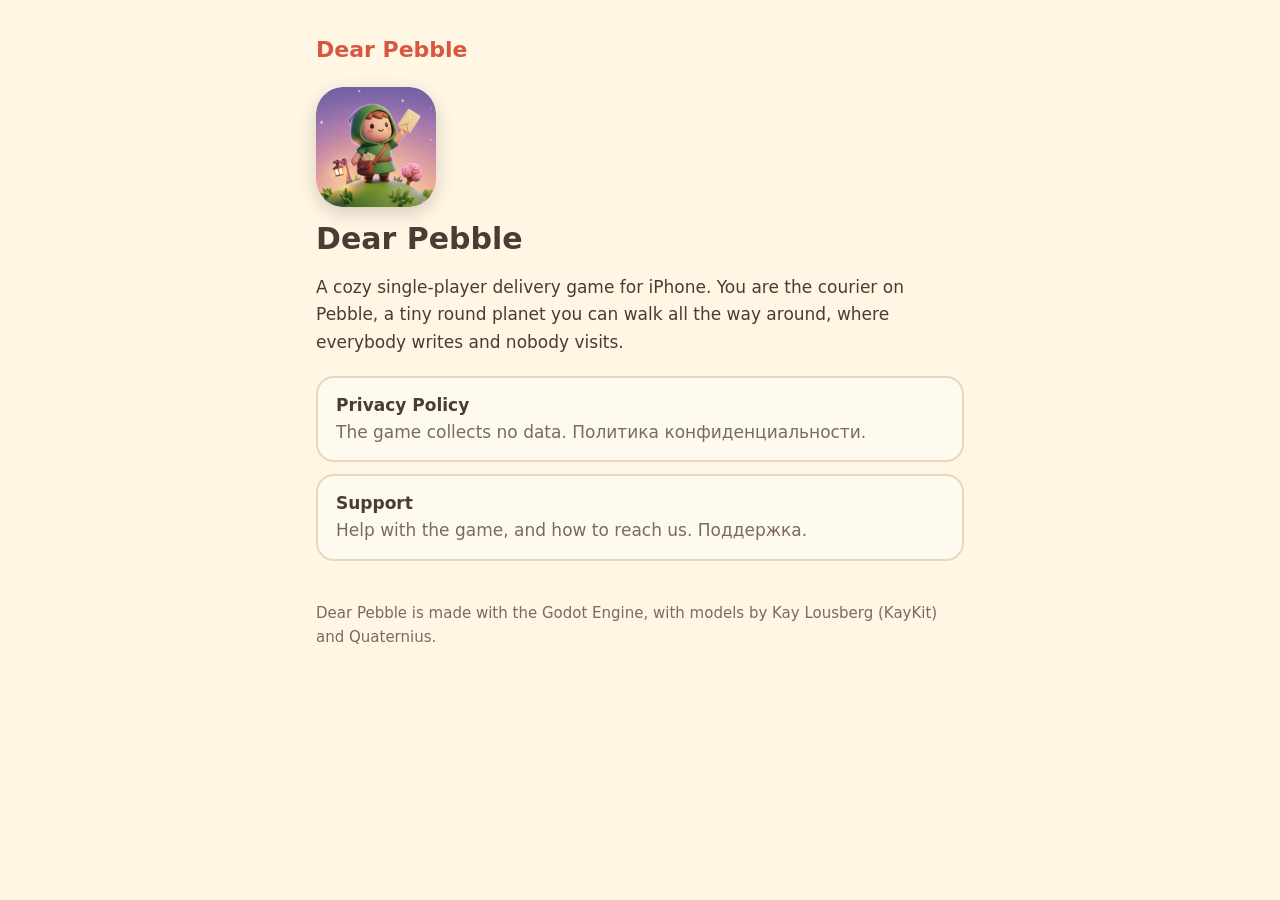
<file: index.html>
<!doctype html>
<html lang="en">
<head>
<meta charset="utf-8">
<meta name="viewport" content="width=device-width, initial-scale=1">
<title>Dear Pebble</title>
<meta name="description" content="Privacy policy and support for Dear Pebble, a cozy delivery game for iPhone.">
<link rel="stylesheet" href="style.css">
<link rel="icon" type="image/png" href="favicon.png">
<link rel="apple-touch-icon" href="apple-touch-icon.png">
</head>
<body>
<main>
<header class="top"><a class="brand" href="./">Dear Pebble</a></header>
<img class="app-icon" src="icon.png" width="120" height="120" alt="The Dear Pebble app icon: a courier on a tiny planet holding up a letter">
<h1>Dear Pebble</h1>
<p>A cozy single-player delivery game for iPhone. You are the courier on Pebble, a tiny round planet you can walk all the way around, where everybody writes and nobody visits.</p>
<div class="links">
  <a href="privacy.html">Privacy Policy<span>The game collects no data. Политика конфиденциальности.</span></a>
  <a href="support.html">Support<span>Help with the game, and how to reach us. Поддержка.</span></a>
</div>
<footer>Dear Pebble is made with the Godot Engine, with models by Kay Lousberg (KayKit) and Quaternius.</footer>
</main>
</body>
</html>
</file>
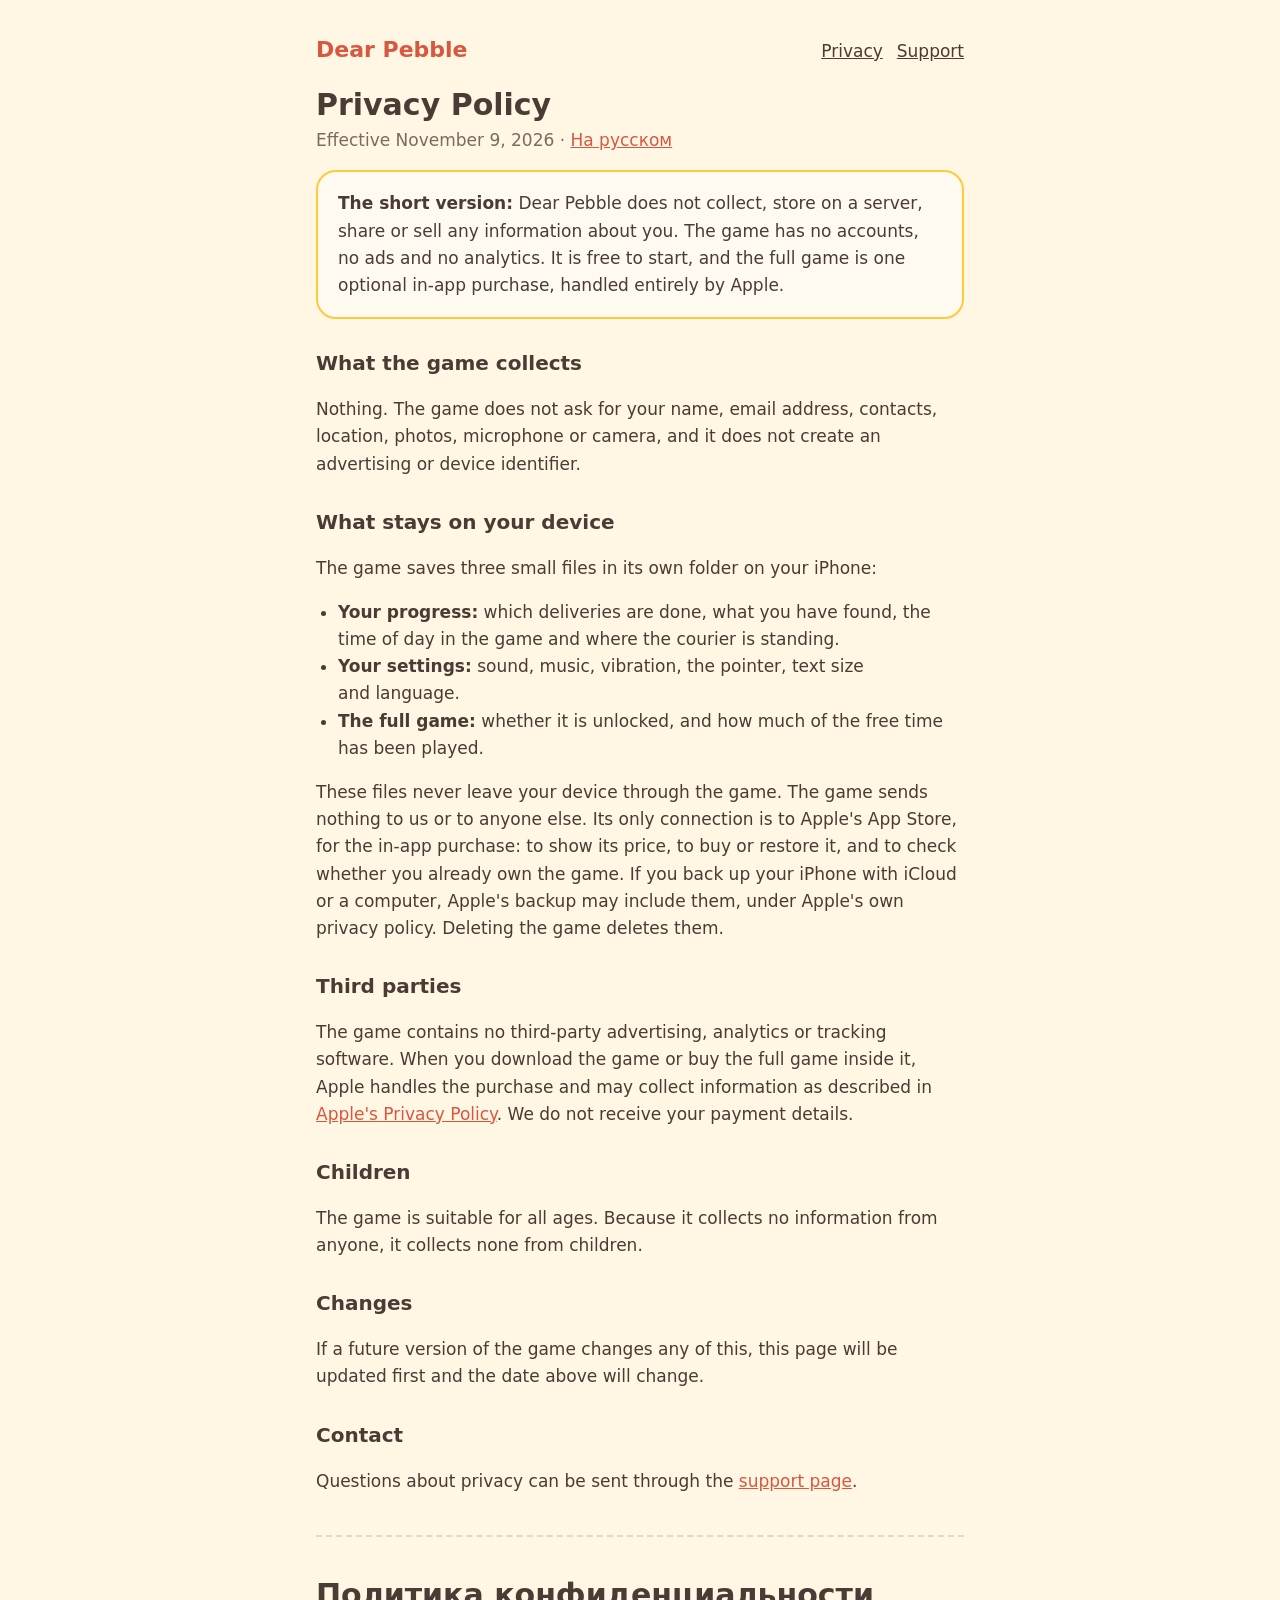
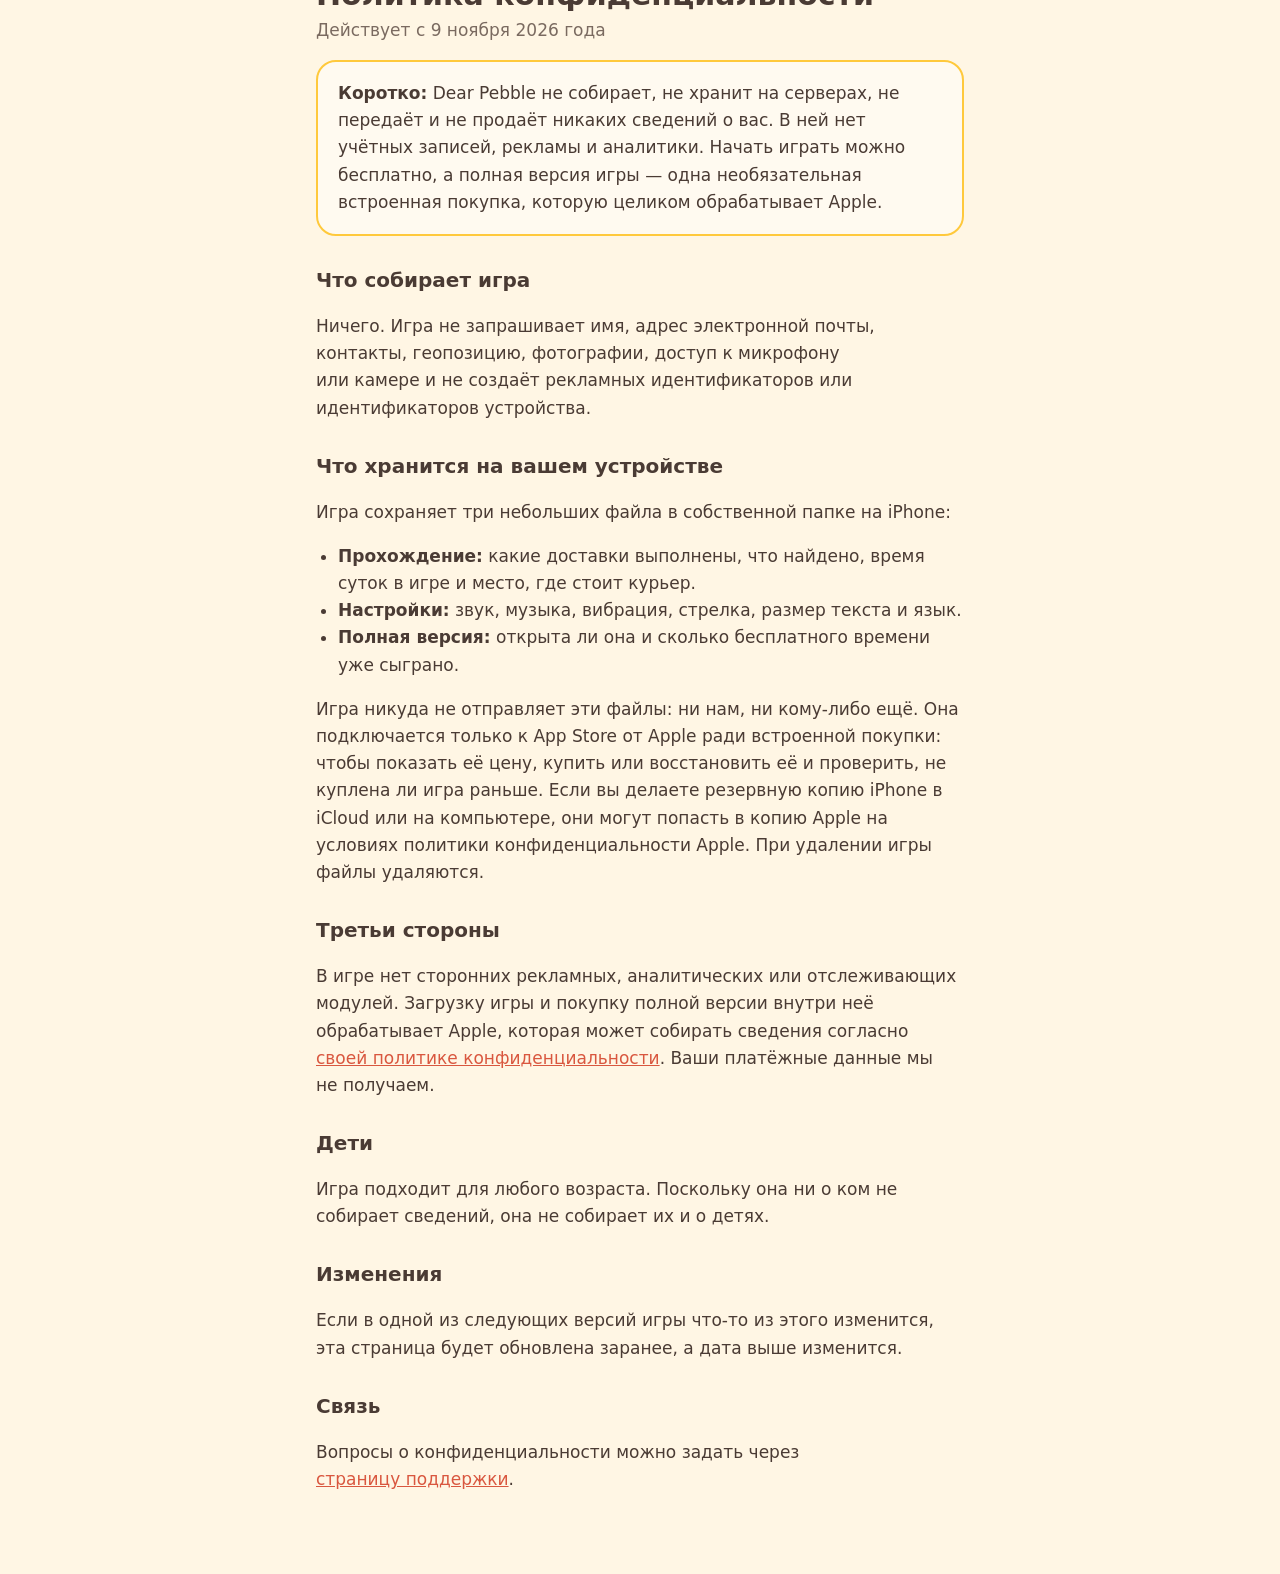
<file: privacy.html>
<!doctype html>
<html lang="en">
<head>
<meta charset="utf-8">
<meta name="viewport" content="width=device-width, initial-scale=1">
<title>Privacy Policy · Dear Pebble</title>
<meta name="description" content="Dear Pebble collects no personal data. This page explains what stays on your device.">
<link rel="stylesheet" href="style.css">
<link rel="icon" type="image/png" href="favicon.png">
<link rel="apple-touch-icon" href="apple-touch-icon.png">
</head>
<body>
<main>
<header class="top"><a class="brand" href="./">Dear Pebble</a><nav><a href="privacy.html">Privacy</a><a href="support.html">Support</a></nav></header>

<h1>Privacy Policy</h1>
<p class="date">Effective November 9, 2026 · <a href="#ru">На русском</a></p>

<div class="card short">
<p><strong>The short version:</strong> Dear Pebble does not collect, store on a server, share or sell any information about you. The game has no accounts, no ads and no analytics. It is free to start, and the full game is one optional in-app purchase, handled entirely by Apple.</p>
</div>

<h2>What the game collects</h2>
<p>Nothing. The game does not ask for your name, email address, contacts, location, photos, microphone or camera, and it does not create an advertising or device identifier.</p>

<h2>What stays on your device</h2>
<p>The game saves three small files in its own folder on your iPhone:</p>
<ul>
<li><strong>Your progress:</strong> which deliveries are done, what you have found, the time of day in the game and where the courier is standing.</li>
<li><strong>Your settings:</strong> sound, music, vibration, the pointer, text size and language.</li>
<li><strong>The full game:</strong> whether it is unlocked, and how much of the free time has been played.</li>
</ul>
<p>These files never leave your device through the game. The game sends nothing to us or to anyone else. Its only connection is to Apple's App Store, for the in-app purchase: to show its price, to buy or restore it, and to check whether you already own the game. If you back up your iPhone with iCloud or a computer, Apple's backup may include them, under Apple's own privacy policy. Deleting the game deletes them.</p>

<h2>Third parties</h2>
<p>The game contains no third-party advertising, analytics or tracking software. When you download the game or buy the full game inside it, Apple handles the purchase and may collect information as described in <a href="https://www.apple.com/legal/privacy/">Apple's Privacy Policy</a>. We do not receive your payment details.</p>

<h2>Children</h2>
<p>The game is suitable for all ages. Because it collects no information from anyone, it collects none from children.</p>

<h2>Changes</h2>
<p>If a future version of the game changes any of this, this page will be updated first and the date above will change.</p>

<h2>Contact</h2>
<p>Questions about privacy can be sent through the <a href="support.html">support page</a>.</p>

<hr>

<h1 id="ru" lang="ru">Политика конфиденциальности</h1>
<div lang="ru">
<p class="date">Действует с 9 ноября 2026 года</p>

<div class="card short">
<p><strong>Коротко:</strong> Dear Pebble не собирает, не хранит на серверах, не передаёт и не продаёт никаких сведений о вас. В ней нет учётных записей, рекламы и аналитики. Начать играть можно бесплатно, а полная версия игры — одна необязательная встроенная покупка, которую целиком обрабатывает Apple.</p>
</div>

<h2>Что собирает игра</h2>
<p>Ничего. Игра не запрашивает имя, адрес электронной почты, контакты, геопозицию, фотографии, доступ к микрофону или камере и не создаёт рекламных идентификаторов или идентификаторов устройства.</p>

<h2>Что хранится на вашем устройстве</h2>
<p>Игра сохраняет три небольших файла в собственной папке на iPhone:</p>
<ul>
<li><strong>Прохождение:</strong> какие доставки выполнены, что найдено, время суток в игре и место, где стоит курьер.</li>
<li><strong>Настройки:</strong> звук, музыка, вибрация, стрелка, размер текста и язык.</li>
<li><strong>Полная версия:</strong> открыта ли она и сколько бесплатного времени уже сыграно.</li>
</ul>
<p>Игра никуда не отправляет эти файлы: ни нам, ни кому-либо ещё. Она подключается только к App Store от Apple ради встроенной покупки: чтобы показать её цену, купить или восстановить её и проверить, не куплена ли игра раньше. Если вы делаете резервную копию iPhone в iCloud или на компьютере, они могут попасть в копию Apple на условиях политики конфиденциальности Apple. При удалении игры файлы удаляются.</p>

<h2>Третьи стороны</h2>
<p>В игре нет сторонних рекламных, аналитических или отслеживающих модулей. Загрузку игры и покупку полной версии внутри неё обрабатывает Apple, которая может собирать сведения согласно <a href="https://www.apple.com/legal/privacy/">своей политике конфиденциальности</a>. Ваши платёжные данные мы не получаем.</p>

<h2>Дети</h2>
<p>Игра подходит для любого возраста. Поскольку она ни о ком не собирает сведений, она не собирает их и о детях.</p>

<h2>Изменения</h2>
<p>Если в одной из следующих версий игры что-то из этого изменится, эта страница будет обновлена заранее, а дата выше изменится.</p>

<h2>Связь</h2>
<p>Вопросы о конфиденциальности можно задать через <a href="support.html#ru">страницу поддержки</a>.</p>
</div>
</main>
</body>
</html>
</file>
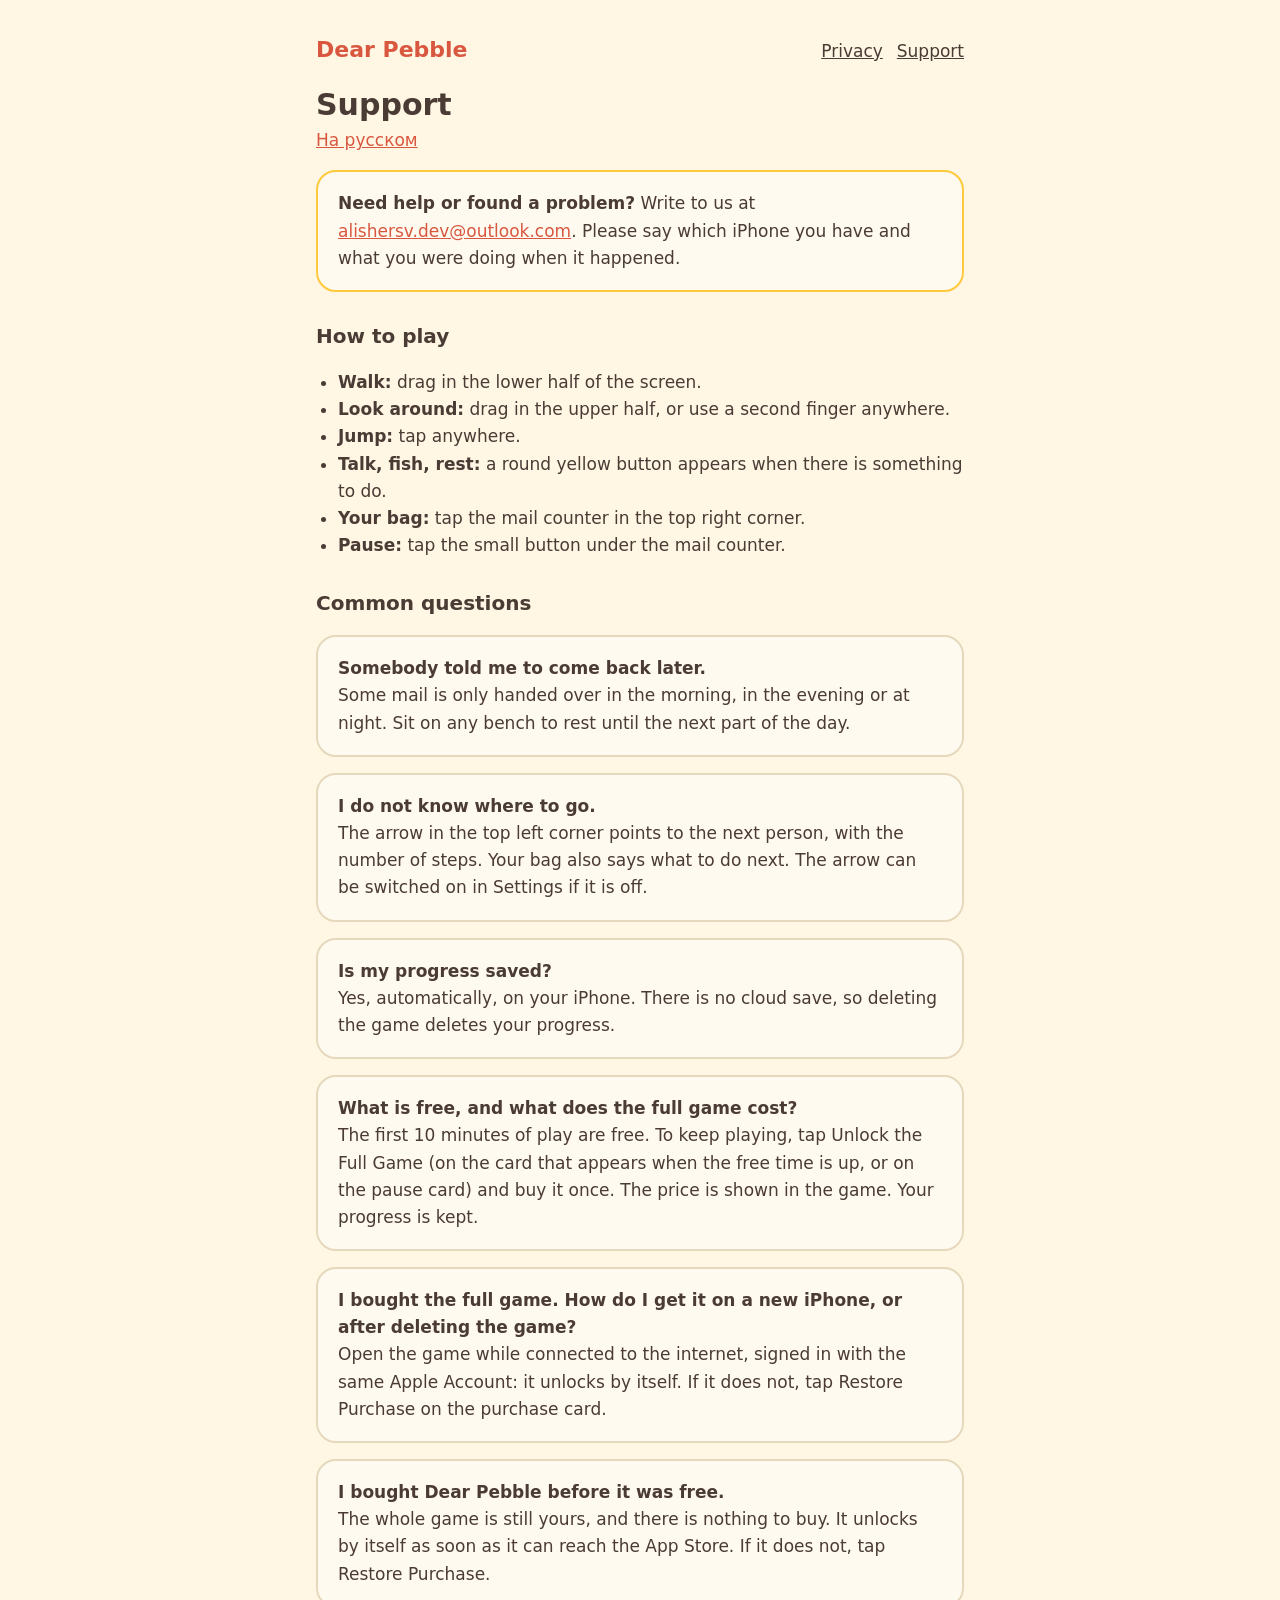
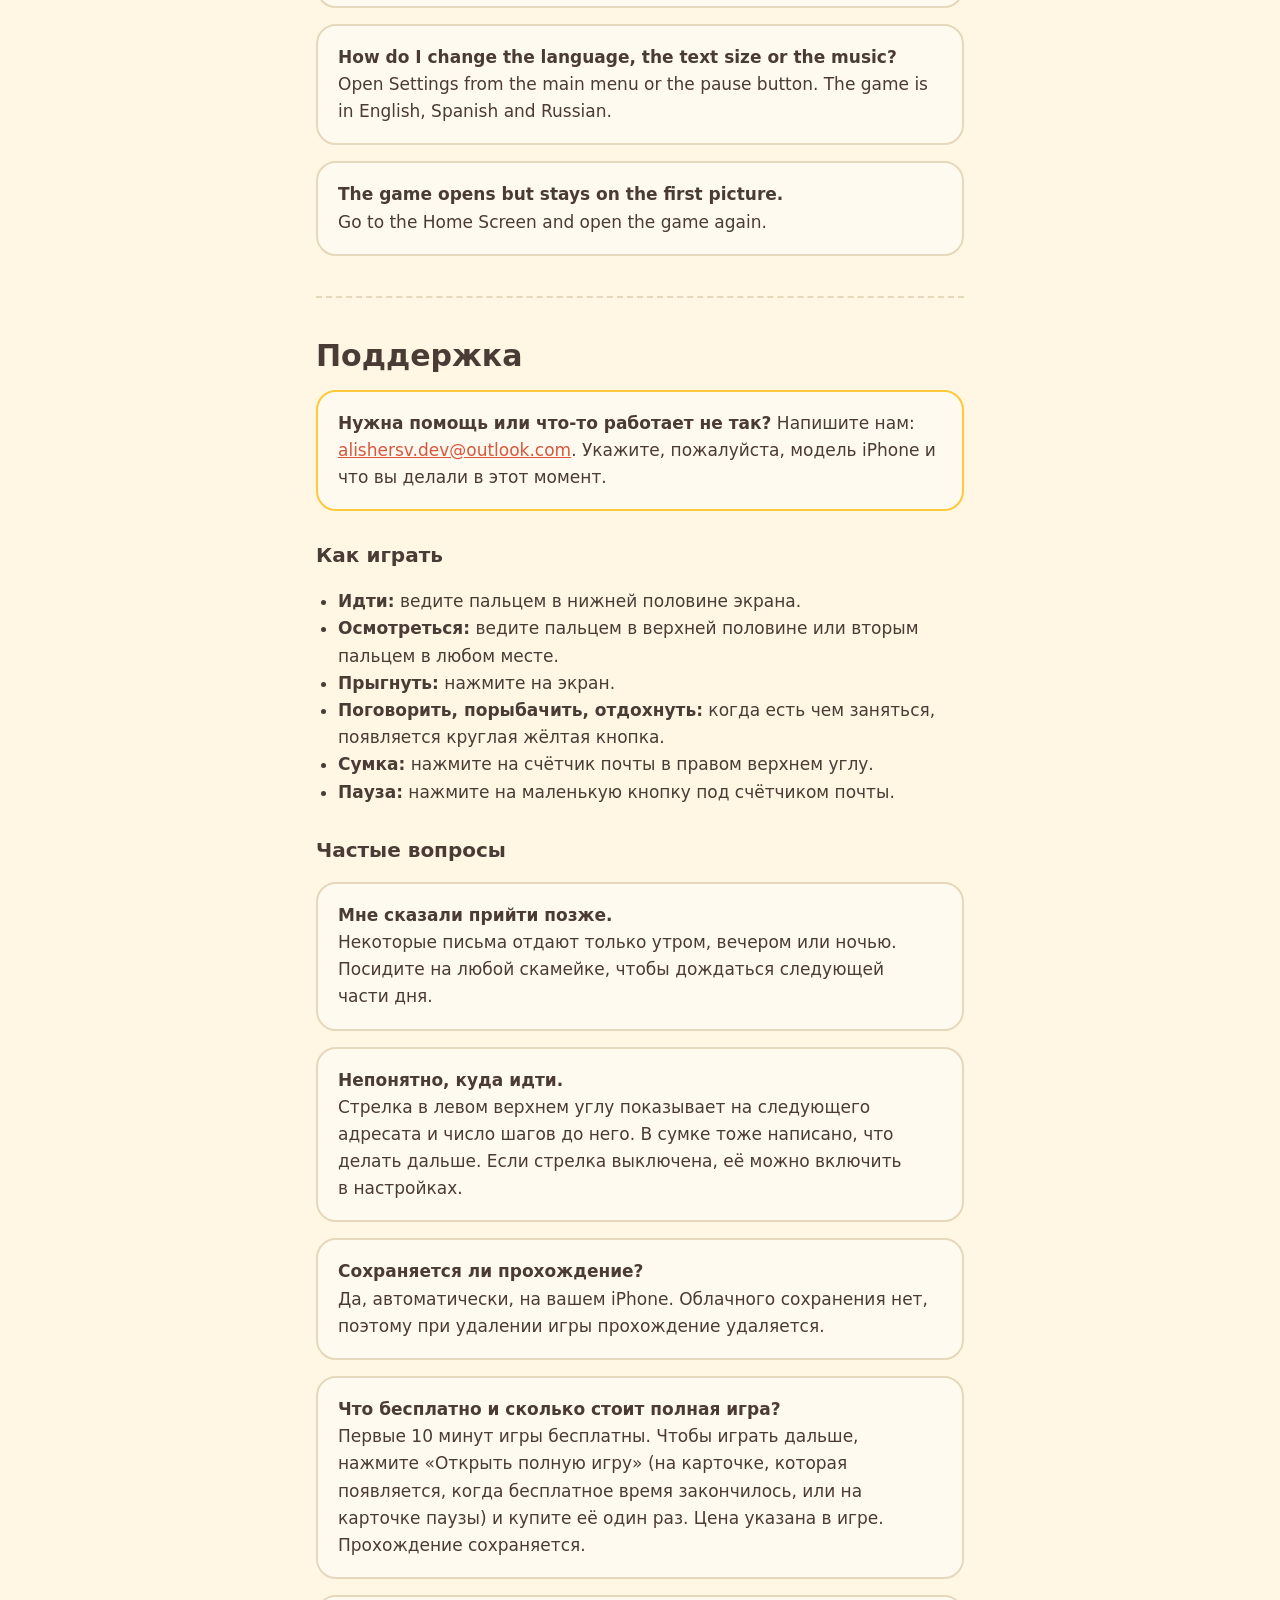
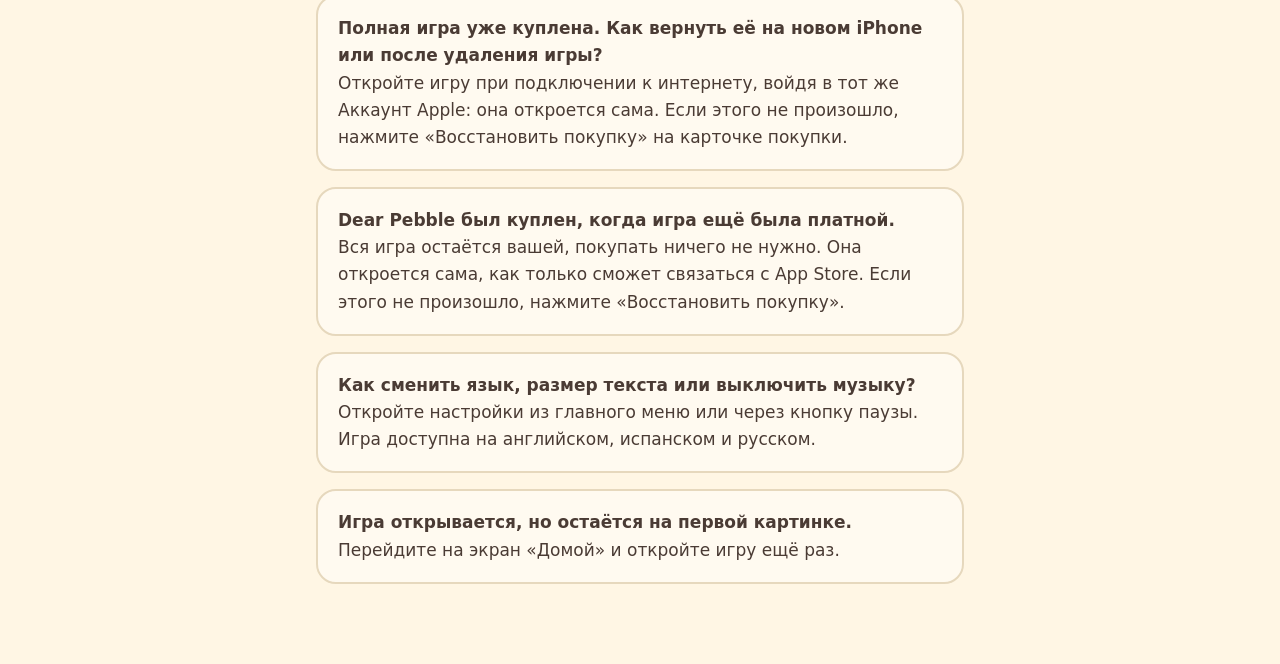
<file: support.html>
<!doctype html>
<html lang="en">
<head>
<meta charset="utf-8">
<meta name="viewport" content="width=device-width, initial-scale=1">
<title>Support · Dear Pebble</title>
<meta name="description" content="Help with Dear Pebble: controls, saving, common questions and how to reach us.">
<link rel="stylesheet" href="style.css">
<link rel="icon" type="image/png" href="favicon.png">
<link rel="apple-touch-icon" href="apple-touch-icon.png">
</head>
<body>
<main>
<header class="top"><a class="brand" href="./">Dear Pebble</a><nav><a href="privacy.html">Privacy</a><a href="support.html">Support</a></nav></header>

<h1>Support</h1>
<p class="date"><a href="#ru">На русском</a></p>

<div class="card short">
<p><strong>Need help or found a problem?</strong> Write to us at <a href="mailto:alishersv.dev@outlook.com?subject=Dear%20Pebble">alishersv.dev@outlook.com</a>. Please say which iPhone you have and what you were doing when it happened.</p>
</div>

<h2>How to play</h2>
<ul>
<li><strong>Walk:</strong> drag in the lower half of the screen.</li>
<li><strong>Look around:</strong> drag in the upper half, or use a second finger anywhere.</li>
<li><strong>Jump:</strong> tap anywhere.</li>
<li><strong>Talk, fish, rest:</strong> a round yellow button appears when there is something to do.</li>
<li><strong>Your bag:</strong> tap the mail counter in the top right corner.</li>
<li><strong>Pause:</strong> tap the small button under the mail counter.</li>
</ul>

<h2>Common questions</h2>
<div class="card">
<p><strong>Somebody told me to come back later.</strong><br>Some mail is only handed over in the morning, in the evening or at night. Sit on any bench to rest until the next part of the day.</p>
</div>
<div class="card">
<p><strong>I do not know where to go.</strong><br>The arrow in the top left corner points to the next person, with the number of steps. Your bag also says what to do next. The arrow can be switched on in Settings if it is off.</p>
</div>
<div class="card">
<p><strong>Is my progress saved?</strong><br>Yes, automatically, on your iPhone. There is no cloud save, so deleting the game deletes your progress.</p>
</div>
<div class="card">
<p><strong>What is free, and what does the full game cost?</strong><br>The first 10 minutes of play are free. To keep playing, tap Unlock the Full Game (on the card that appears when the free time is up, or on the pause card) and buy it once. The price is shown in the game. Your progress is kept.</p>
</div>
<div class="card">
<p><strong>I bought the full game. How do I get it on a new iPhone, or after deleting the game?</strong><br>Open the game while connected to the internet, signed in with the same Apple Account: it unlocks by itself. If it does not, tap Restore Purchase on the purchase card.</p>
</div>
<div class="card">
<p><strong>I bought Dear Pebble before it was free.</strong><br>The whole game is still yours, and there is nothing to buy. It unlocks by itself as soon as it can reach the App Store. If it does not, tap Restore Purchase.</p>
</div>
<div class="card">
<p><strong>How do I change the language, the text size or the music?</strong><br>Open Settings from the main menu or the pause button. The game is in English, Spanish and Russian.</p>
</div>
<div class="card">
<p><strong>The game opens but stays on the first picture.</strong><br>Go to the Home Screen and open the game again.</p>
</div>

<hr>

<h1 id="ru" lang="ru">Поддержка</h1>
<div lang="ru">
<div class="card short">
<p><strong>Нужна помощь или что-то работает не так?</strong> Напишите нам: <a href="mailto:alishersv.dev@outlook.com?subject=Dear%20Pebble">alishersv.dev@outlook.com</a>. Укажите, пожалуйста, модель iPhone и что вы делали в этот момент.</p>
</div>

<h2>Как играть</h2>
<ul>
<li><strong>Идти:</strong> ведите пальцем в нижней половине экрана.</li>
<li><strong>Осмотреться:</strong> ведите пальцем в верхней половине или вторым пальцем в любом месте.</li>
<li><strong>Прыгнуть:</strong> нажмите на экран.</li>
<li><strong>Поговорить, порыбачить, отдохнуть:</strong> когда есть чем заняться, появляется круглая жёлтая кнопка.</li>
<li><strong>Сумка:</strong> нажмите на счётчик почты в правом верхнем углу.</li>
<li><strong>Пауза:</strong> нажмите на маленькую кнопку под счётчиком почты.</li>
</ul>

<h2>Частые вопросы</h2>
<div class="card">
<p><strong>Мне сказали прийти позже.</strong><br>Некоторые письма отдают только утром, вечером или ночью. Посидите на любой скамейке, чтобы дождаться следующей части дня.</p>
</div>
<div class="card">
<p><strong>Непонятно, куда идти.</strong><br>Стрелка в левом верхнем углу показывает на следующего адресата и число шагов до него. В сумке тоже написано, что делать дальше. Если стрелка выключена, её можно включить в настройках.</p>
</div>
<div class="card">
<p><strong>Сохраняется ли прохождение?</strong><br>Да, автоматически, на вашем iPhone. Облачного сохранения нет, поэтому при удалении игры прохождение удаляется.</p>
</div>
<div class="card">
<p><strong>Что бесплатно и сколько стоит полная игра?</strong><br>Первые 10 минут игры бесплатны. Чтобы играть дальше, нажмите «Открыть полную игру» (на карточке, которая появляется, когда бесплатное время закончилось, или на карточке паузы) и купите её один раз. Цена указана в игре. Прохождение сохраняется.</p>
</div>
<div class="card">
<p><strong>Полная игра уже куплена. Как вернуть её на новом iPhone или после удаления игры?</strong><br>Откройте игру при подключении к интернету, войдя в тот же Аккаунт Apple: она откроется сама. Если этого не произошло, нажмите «Восстановить покупку» на карточке покупки.</p>
</div>
<div class="card">
<p><strong>Dear Pebble был куплен, когда игра ещё была платной.</strong><br>Вся игра остаётся вашей, покупать ничего не нужно. Она откроется сама, как только сможет связаться с App Store. Если этого не произошло, нажмите «Восстановить покупку».</p>
</div>
<div class="card">
<p><strong>Как сменить язык, размер текста или выключить музыку?</strong><br>Откройте настройки из главного меню или через кнопку паузы. Игра доступна на английском, испанском и русском.</p>
</div>
<div class="card">
<p><strong>Игра открывается, но остаётся на первой картинке.</strong><br>Перейдите на экран «Домой» и откройте игру ещё раз.</p>
</div>
</div>
</main>
</body>
</html>
</file>
<file: style.css>
:root {
  --paper: #fff6e4; --card: #fffaf0; --ink: #4a3b34; --soft: #7a6a60;
  --accent: #d9573f; --honey: #ffc93c; --line: #e6d8bd;
}
@media (prefers-color-scheme: dark) {
  :root { --paper: #2a2320; --card: #342c28; --ink: #f6ead0; --soft: #c9b9a2; --accent: #ff8f6b; --honey: #ffc93c; --line: #4a3f39; }
}
* { box-sizing: border-box; }
html { -webkit-text-size-adjust: 100%; }
body {
  margin: 0; background: var(--paper); color: var(--ink);
  font: 17px/1.6 ui-rounded, "SF Pro Rounded", "Nunito", system-ui, -apple-system, "Segoe UI", Roboto, sans-serif;
}
main { max-width: 680px; margin: 0 auto; padding: 32px 16px 64px; }
header.top { display: flex; justify-content: space-between; align-items: baseline; gap: 12px; flex-wrap: wrap; margin-bottom: 20px; }
.brand { font-weight: 800; font-size: 22px; color: var(--accent); text-decoration: none; }
nav a { color: var(--ink); margin-left: 14px; }
nav a:first-child { margin-left: 0; }
h1 { font-size: 30px; line-height: 1.2; margin: 8px 0 4px; }
h2 { font-size: 20px; margin: 28px 0 6px; }
p, li { text-wrap: pretty; }
a { color: var(--accent); }
.date { color: var(--soft); margin: 0 0 16px; }
.card { background: var(--card); border: 2px solid var(--line); border-radius: 20px; padding: 18px 20px; margin: 16px 0; }
.card.short { border-color: var(--honey); }
.card p:first-child, .card h2:first-child { margin-top: 0; }
.card p:last-child, .card ul:last-child { margin-bottom: 0; }
ul { padding-left: 22px; }
hr { border: 0; border-top: 2px dashed var(--line); margin: 40px 0; }
.links { display: grid; gap: 12px; margin-top: 20px; }
.links a { display: block; background: var(--card); border: 2px solid var(--line); border-radius: 18px; padding: 14px 18px; text-decoration: none; color: var(--ink); font-weight: 700; }
.links a span { display: block; font-weight: 400; color: var(--soft); }
footer { color: var(--soft); font-size: 15px; margin-top: 40px; }
.app-icon { display: block; border-radius: 27px; margin: 8px 0 14px; box-shadow: 0 6px 18px rgba(74, 59, 52, 0.22); }
</file>
